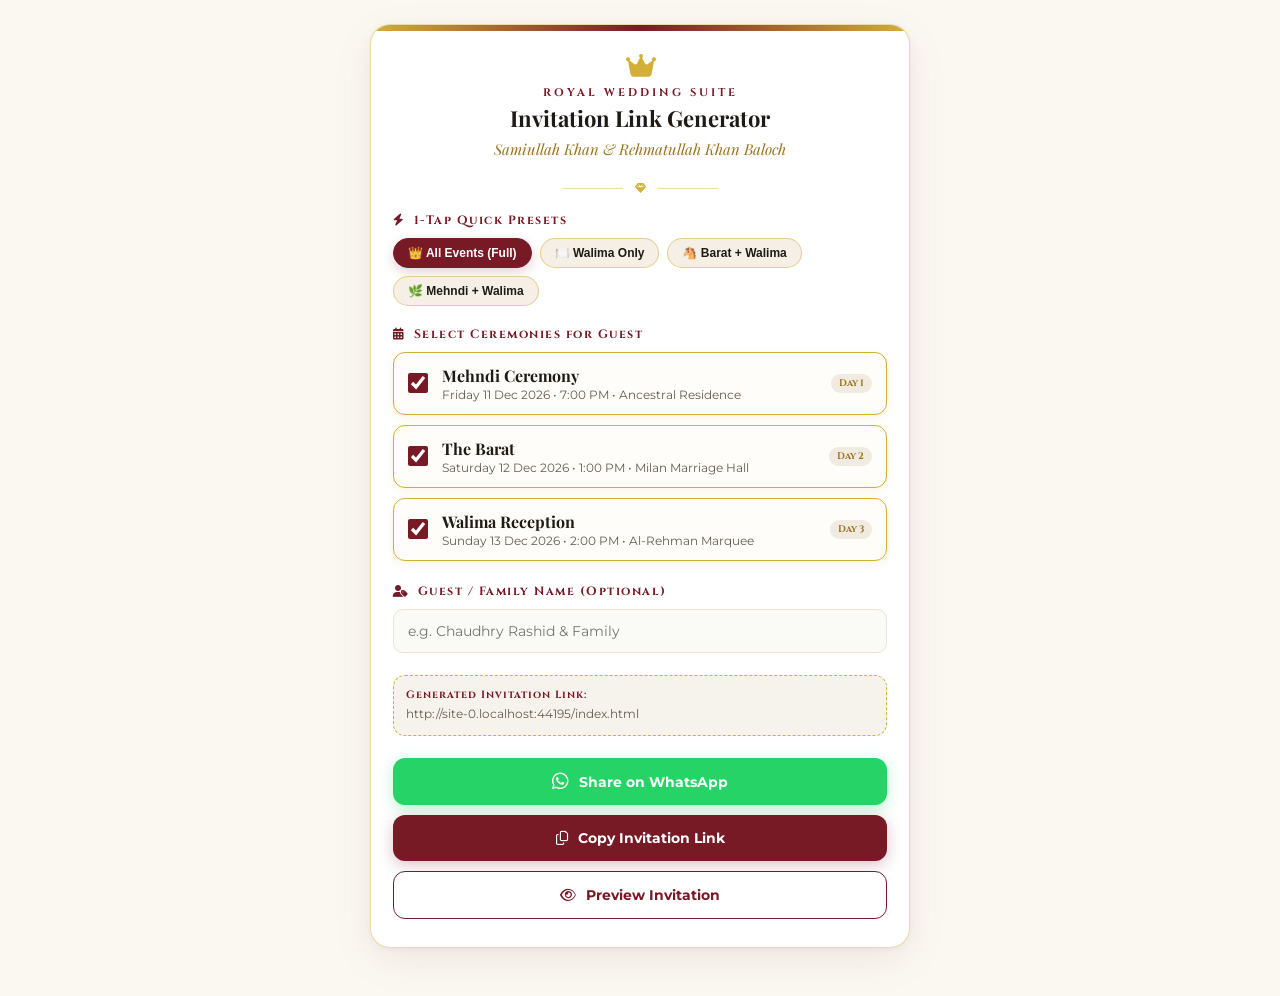
<file: generator.html>
<!DOCTYPE html>
<html lang="en">
<head>
  <meta charset="UTF-8">
  <meta name="viewport" content="width=device-width, initial-scale=1.0, maximum-scale=1.0, user-scalable=no">
  <title>Invitation Link Generator — Royal Wedding Suite</title>
  
  <link rel="preconnect" href="https://fonts.googleapis.com">
  <link rel="preconnect" href="https://fonts.gstatic.com" crossorigin>
  <link href="https://fonts.googleapis.com/css2?family=Cinzel:wght@500;600;700;800&family=Montserrat:wght@400;500;600;700&family=Playfair+Display:ital,wght@0,600;0,700;1,600&display=swap" rel="stylesheet">
  <link rel="stylesheet" href="https://cdnjs.cloudflare.com/ajax/libs/font-awesome/6.5.1/css/all.min.css">

  <style>
    :root {
      --bg-cream: #FBF8F2;
      --card-bg: #FFFFFF;
      --gold-primary: #D4AF37;
      --gold-dark: #99751D;
      --crimson: #781926;
      --crimson-dark: #500f19;
      --text-dark: #1E1A16;
      --text-muted: #665D53;
      --border-gold: rgba(212, 175, 55, 0.45);
    }

    * {
      box-sizing: border-box;
      margin: 0;
      padding: 0;
      -webkit-tap-highlight-color: transparent;
    }

    body {
      background: var(--bg-cream);
      font-family: 'Montserrat', sans-serif;
      color: var(--text-dark);
      min-height: 100vh;
      display: flex;
      flex-direction: column;
      align-items: center;
      padding: 24px 16px 48px;
    }

    .generator-card {
      width: 100%;
      max-width: 540px;
      background: var(--card-bg);
      border-radius: 20px;
      border: 1.5px solid var(--border-gold);
      box-shadow: 0 12px 40px rgba(120, 25, 38, 0.08), 0 2px 8px rgba(0,0,0,0.04);
      padding: 28px 22px;
      position: relative;
      overflow: hidden;
    }

    .generator-card::before {
      content: "";
      position: absolute;
      top: 0;
      left: 0;
      right: 0;
      height: 6px;
      background: linear-gradient(90deg, #D4AF37, #781926, #D4AF37);
    }

    .header-section {
      text-align: center;
      margin-bottom: 24px;
    }

    .crest-icon {
      font-size: 26px;
      color: var(--gold-primary);
      margin-bottom: 6px;
      display: inline-block;
    }

    .suite-subtitle {
      font-family: 'Cinzel', serif;
      font-size: 11px;
      font-weight: 700;
      letter-spacing: 3px;
      color: var(--crimson);
      text-transform: uppercase;
      margin-bottom: 4px;
    }

    .suite-title {
      font-family: 'Playfair Display', serif;
      font-size: 22px;
      font-weight: 700;
      color: var(--text-dark);
      line-height: 1.3;
      margin-bottom: 6px;
    }

    .grooms-names {
      font-family: 'Playfair Display', serif;
      font-size: 15px;
      font-style: italic;
      color: var(--gold-dark);
    }

    .divider-gold {
      display: flex;
      align-items: center;
      justify-content: center;
      gap: 12px;
      margin: 18px 0;
    }

    .divider-gold span {
      height: 1px;
      width: 60px;
      background: var(--border-gold);
    }

    .section-label {
      font-family: 'Cinzel', serif;
      font-size: 12px;
      font-weight: 700;
      letter-spacing: 1.5px;
      color: var(--crimson);
      margin-bottom: 10px;
      display: flex;
      align-items: center;
      gap: 8px;
    }

    /* Fast Preset Chips */
    .presets-row {
      display: flex;
      flex-wrap: wrap;
      gap: 8px;
      margin-bottom: 20px;
    }

    .preset-chip {
      background: #F5EFE6;
      border: 1px solid rgba(212, 175, 55, 0.5);
      border-radius: 20px;
      padding: 7px 14px;
      font-size: 12px;
      font-weight: 600;
      color: var(--text-dark);
      cursor: pointer;
      transition: all 0.2s ease;
      display: inline-flex;
      align-items: center;
      gap: 6px;
    }

    .preset-chip:hover, .preset-chip.active {
      background: var(--crimson);
      color: #FFFFFF;
      border-color: var(--crimson);
      box-shadow: 0 4px 12px rgba(120, 25, 38, 0.2);
    }

    /* Checkboxes list */
    .events-list {
      display: flex;
      flex-direction: column;
      gap: 10px;
      margin-bottom: 22px;
    }

    .event-toggle {
      display: flex;
      align-items: center;
      padding: 12px 14px;
      border: 1.5px solid #EAE3D2;
      border-radius: 12px;
      background: #FAFAF7;
      cursor: pointer;
      transition: all 0.2s ease;
      position: relative;
    }

    .event-toggle.checked {
      border-color: var(--gold-primary);
      background: #FFFDF9;
      box-shadow: 0 3px 10px rgba(212, 175, 55, 0.15);
    }

    .event-toggle input[type="checkbox"] {
      width: 20px;
      height: 20px;
      accent-color: var(--crimson);
      margin-right: 14px;
      cursor: pointer;
    }

    .event-info {
      flex: 1;
    }

    .event-name {
      font-family: 'Playfair Display', serif;
      font-size: 16px;
      font-weight: 700;
      color: var(--text-dark);
      display: flex;
      align-items: center;
      gap: 6px;
    }

    .event-sub {
      font-size: 11.5px;
      color: var(--text-muted);
      margin-top: 2px;
    }

    .event-badge {
      font-family: 'Cinzel', serif;
      font-size: 9.5px;
      font-weight: 700;
      padding: 3px 8px;
      border-radius: 12px;
      background: #F0EAE1;
      color: var(--gold-dark);
    }

    /* Guest Input */
    .input-group {
      margin-bottom: 22px;
    }

    .input-field {
      width: 100%;
      padding: 12px 14px;
      border: 1.5px solid #EAE3D2;
      border-radius: 10px;
      font-family: 'Montserrat', sans-serif;
      font-size: 14px;
      color: var(--text-dark);
      background: #FAFAF7;
      outline: none;
      transition: border-color 0.2s ease;
    }

    .input-field:focus {
      border-color: var(--gold-primary);
      background: #FFFFFF;
    }

    /* Link Preview Box */
    .link-preview-box {
      background: #F6F3EC;
      border: 1px dashed var(--gold-primary);
      border-radius: 12px;
      padding: 12px;
      margin-bottom: 22px;
      word-break: break-all;
      font-size: 12px;
      color: var(--text-muted);
      line-height: 1.4;
      max-height: 70px;
      overflow-y: auto;
    }

    .link-preview-box strong {
      color: var(--crimson);
      display: block;
      font-family: 'Cinzel', serif;
      font-size: 10.5px;
      margin-bottom: 4px;
      letter-spacing: 1px;
    }

    /* Action Buttons */
    .actions-grid {
      display: flex;
      flex-direction: column;
      gap: 10px;
    }

    .btn {
      width: 100%;
      padding: 14px 18px;
      border-radius: 12px;
      font-family: 'Montserrat', sans-serif;
      font-size: 14px;
      font-weight: 700;
      cursor: pointer;
      display: flex;
      align-items: center;
      justify-content: center;
      gap: 10px;
      transition: all 0.2s ease;
      text-decoration: none;
      border: none;
    }

    .btn-whatsapp {
      background: #25D366;
      color: #FFFFFF;
      box-shadow: 0 4px 15px rgba(37, 211, 102, 0.3);
    }

    .btn-whatsapp:hover {
      background: #20bd5a;
      transform: translateY(-1px);
    }

    .btn-copy {
      background: var(--crimson);
      color: #FFFFFF;
      box-shadow: 0 4px 15px rgba(120, 25, 38, 0.25);
    }

    .btn-copy:hover {
      background: var(--crimson-dark);
      transform: translateY(-1px);
    }

    .btn-preview {
      background: #FFFFFF;
      color: var(--crimson);
      border: 1.5px solid var(--crimson);
    }

    .btn-preview:hover {
      background: #FDF9F5;
    }

    /* Toast Notification */
    .toast {
      position: fixed;
      bottom: 24px;
      background: #1E1A16;
      color: #FFFFFF;
      padding: 12px 24px;
      border-radius: 30px;
      font-size: 13px;
      font-weight: 600;
      box-shadow: 0 8px 24px rgba(0,0,0,0.3);
      display: flex;
      align-items: center;
      gap: 8px;
      opacity: 0;
      transform: translateY(20px);
      pointer-events: none;
      transition: all 0.3s ease;
      z-index: 999;
    }

    .toast.show {
      opacity: 1;
      transform: translateY(0);
    }

    .toast i {
      color: #25D366;
    }
  </style>
</head>
<body>

  <div class="generator-card">
    <div class="header-section">
      <i class="fa-solid fa-crown crest-icon"></i>
      <div class="suite-subtitle">Royal Wedding Suite</div>
      <h1 class="suite-title">Invitation Link Generator</h1>
      <p class="grooms-names">Samiullah Khan & Rehmatullah Khan Baloch</p>
    </div>

    <div class="divider-gold">
      <span></span>
      <i class="fa-solid fa-gem" style="color: var(--gold-primary); font-size: 11px;"></i>
      <span></span>
    </div>

    <!-- Quick Presets -->
    <div class="section-label">
      <i class="fa-solid fa-bolt"></i> 1-Tap Quick Presets
    </div>
    <div class="presets-row">
      <button type="button" class="preset-chip active" onclick="applyPreset('all')">👑 All Events (Full)</button>
      <button type="button" class="preset-chip" onclick="applyPreset('walima')">🍽️ Walima Only</button>
      <button type="button" class="preset-chip" onclick="applyPreset('barat_walima')">🐴 Barat + Walima</button>
      <button type="button" class="preset-chip" onclick="applyPreset('mehndi_walima')">🌿 Mehndi + Walima</button>
    </div>

    <!-- Ceremonies Selection -->
    <div class="section-label">
      <i class="fa-solid fa-calendar-days"></i> Select Ceremonies for Guest
    </div>
    <div class="events-list">
      <label class="event-toggle checked" id="lbl-mehndi">
        <input type="checkbox" id="chk-mehndi" checked onchange="onCheckboxChange()">
        <div class="event-info">
          <div class="event-name">Mehndi Ceremony</div>
          <div class="event-sub">Friday 11 Dec 2026 • 7:00 PM • Ancestral Residence</div>
        </div>
        <span class="event-badge">Day 1</span>
      </label>

      <label class="event-toggle checked" id="lbl-barat">
        <input type="checkbox" id="chk-barat" checked onchange="onCheckboxChange()">
        <div class="event-info">
          <div class="event-name">The Barat</div>
          <div class="event-sub">Saturday 12 Dec 2026 • 1:00 PM • Milan Marriage Hall</div>
        </div>
        <span class="event-badge">Day 2</span>
      </label>

      <label class="event-toggle checked" id="lbl-walima">
        <input type="checkbox" id="chk-walima" checked onchange="onCheckboxChange()">
        <div class="event-info">
          <div class="event-name">Walima Reception</div>
          <div class="event-sub">Sunday 13 Dec 2026 • 2:00 PM • Al-Rehman Marquee</div>
        </div>
        <span class="event-badge">Day 3</span>
      </label>
    </div>

    <!-- Optional Guest Name -->
    <div class="section-label">
      <i class="fa-solid fa-user-tag"></i> Guest / Family Name (Optional)
    </div>
    <div class="input-group">
      <input type="text" id="guest-name" class="input-field" placeholder="e.g. Chaudhry Rashid & Family" oninput="updateLink()">
    </div>

    <!-- Live Generated Link -->
    <div class="link-preview-box">
      <strong>Generated Invitation Link:</strong>
      <span id="link-display">Generating link...</span>
    </div>

    <!-- Action Buttons -->
    <div class="actions-grid">
      <button type="button" class="btn btn-whatsapp" onclick="shareOnWhatsApp()">
        <i class="fa-brands fa-whatsapp" style="font-size: 19px;"></i> Share on WhatsApp
      </button>
      <button type="button" class="btn btn-copy" onclick="copyInvitationLink()">
        <i class="fa-regular fa-copy"></i> Copy Invitation Link
      </button>
      <a id="btn-preview-link" href="#" target="_blank" class="btn btn-preview">
        <i class="fa-regular fa-eye"></i> Preview Invitation
      </a>
    </div>
  </div>

  <div id="toast" class="toast">
    <i class="fa-solid fa-circle-check"></i>
    <span id="toast-text">Link copied to clipboard!</span>
  </div>

  <script>
    const baseUrl = window.location.origin + window.location.pathname.replace(/generator\.html$/, '') + 'index.html';

    function getSelectedEvents() {
      const m = document.getElementById('chk-mehndi').checked;
      const b = document.getElementById('chk-barat').checked;
      const w = document.getElementById('chk-walima').checked;

      // Update styling
      document.getElementById('lbl-mehndi').classList.toggle('checked', m);
      document.getElementById('lbl-barat').classList.toggle('checked', b);
      document.getElementById('lbl-walima').classList.toggle('checked', w);

      if (m && b && w) return 'all';
      const evts = [];
      if (m) evts.push('mehndi');
      if (b) evts.push('barat');
      if (w) evts.push('walima');
      return evts.length > 0 ? evts.join(',') : 'all';
    }

    function buildUrl() {
      const events = getSelectedEvents();
      const guest = document.getElementById('guest-name').value.trim();

      const params = new URLSearchParams();
      if (events !== 'all') {
        params.set('events', events);
      }
      if (guest) {
        params.set('guest', guest);
      }

      const queryString = params.toString();
      return queryString ? `${baseUrl}?${queryString}` : baseUrl;
    }

    function updateLink() {
      const finalUrl = buildUrl();
      document.getElementById('link-display').textContent = finalUrl;
      document.getElementById('btn-preview-link').href = finalUrl;
    }

    function onCheckboxChange() {
      // Clear active presets
      document.querySelectorAll('.preset-chip').forEach(el => el.classList.remove('active'));
      updateLink();
    }

    function applyPreset(preset) {
      document.querySelectorAll('.preset-chip').forEach(el => el.classList.remove('active'));
      const eventTarget = window.event ? window.event.target : null;
      if (eventTarget) eventTarget.classList.add('active');

      const chkM = document.getElementById('chk-mehndi');
      const chkB = document.getElementById('chk-barat');
      const chkW = document.getElementById('chk-walima');

      if (preset === 'all') {
        chkM.checked = true; chkB.checked = true; chkW.checked = true;
      } else if (preset === 'walima') {
        chkM.checked = false; chkB.checked = false; chkW.checked = true;
      } else if (preset === 'barat_walima') {
        chkM.checked = false; chkB.checked = true; chkW.checked = true;
      } else if (preset === 'mehndi_walima') {
        chkM.checked = true; chkB.checked = false; chkW.checked = true;
      }

      updateLink();
    }

    function showToast(msg) {
      const t = document.getElementById('toast');
      document.getElementById('toast-text').textContent = msg;
      t.classList.add('show');
      setTimeout(() => t.classList.remove('show'), 2600);
    }

    function copyInvitationLink() {
      const url = buildUrl();
      if (navigator.clipboard && navigator.clipboard.writeText) {
        navigator.clipboard.writeText(url).then(() => {
          showToast('Invitation link copied successfully!');
        }).catch(() => fallbackCopy(url));
      } else {
        fallbackCopy(url);
      }
    }

    function fallbackCopy(text) {
      const textArea = document.createElement("textarea");
      textArea.value = text;
      document.body.appendChild(textArea);
      textArea.select();
      try {
        document.execCommand('copy');
        showToast('Invitation link copied successfully!');
      } catch (err) {
        alert('Please copy link manually: ' + text);
      }
      document.body.removeChild(textArea);
    }

    function shareOnWhatsApp() {
      const url = buildUrl();
      const guest = document.getElementById('guest-name').value.trim();
      
      let greeting = "Bismillah-ir-Rahman-ir-Rahim ⚜️\n\n";
      if (guest) {
        greeting += `*Dear ${guest},*\n\n`;
      }
      greeting += "*Mr. & Mrs. Jahangir Khan Baloch* cordially invite you to celebrate the royal wedding ceremony of their beloved sons:\n\n";
      greeting += "✨ *Samiullah Khan Baloch* & *Rehmatullah Khan Baloch* ✨\n\n";
      greeting += "Please tap the link below to open your royal digital invitation card:\n";
      greeting += `${url}\n\n`;
      greeting += "We look forward to your gracious presence and prayers! 💐";

      const waUrl = `https://api.whatsapp.com/send?text=${encodeURIComponent(greeting)}`;
      window.open(waUrl, '_blank');
    }

    // Initialize on load
    updateLink();
  </script>
</body>
</html>
</file>
